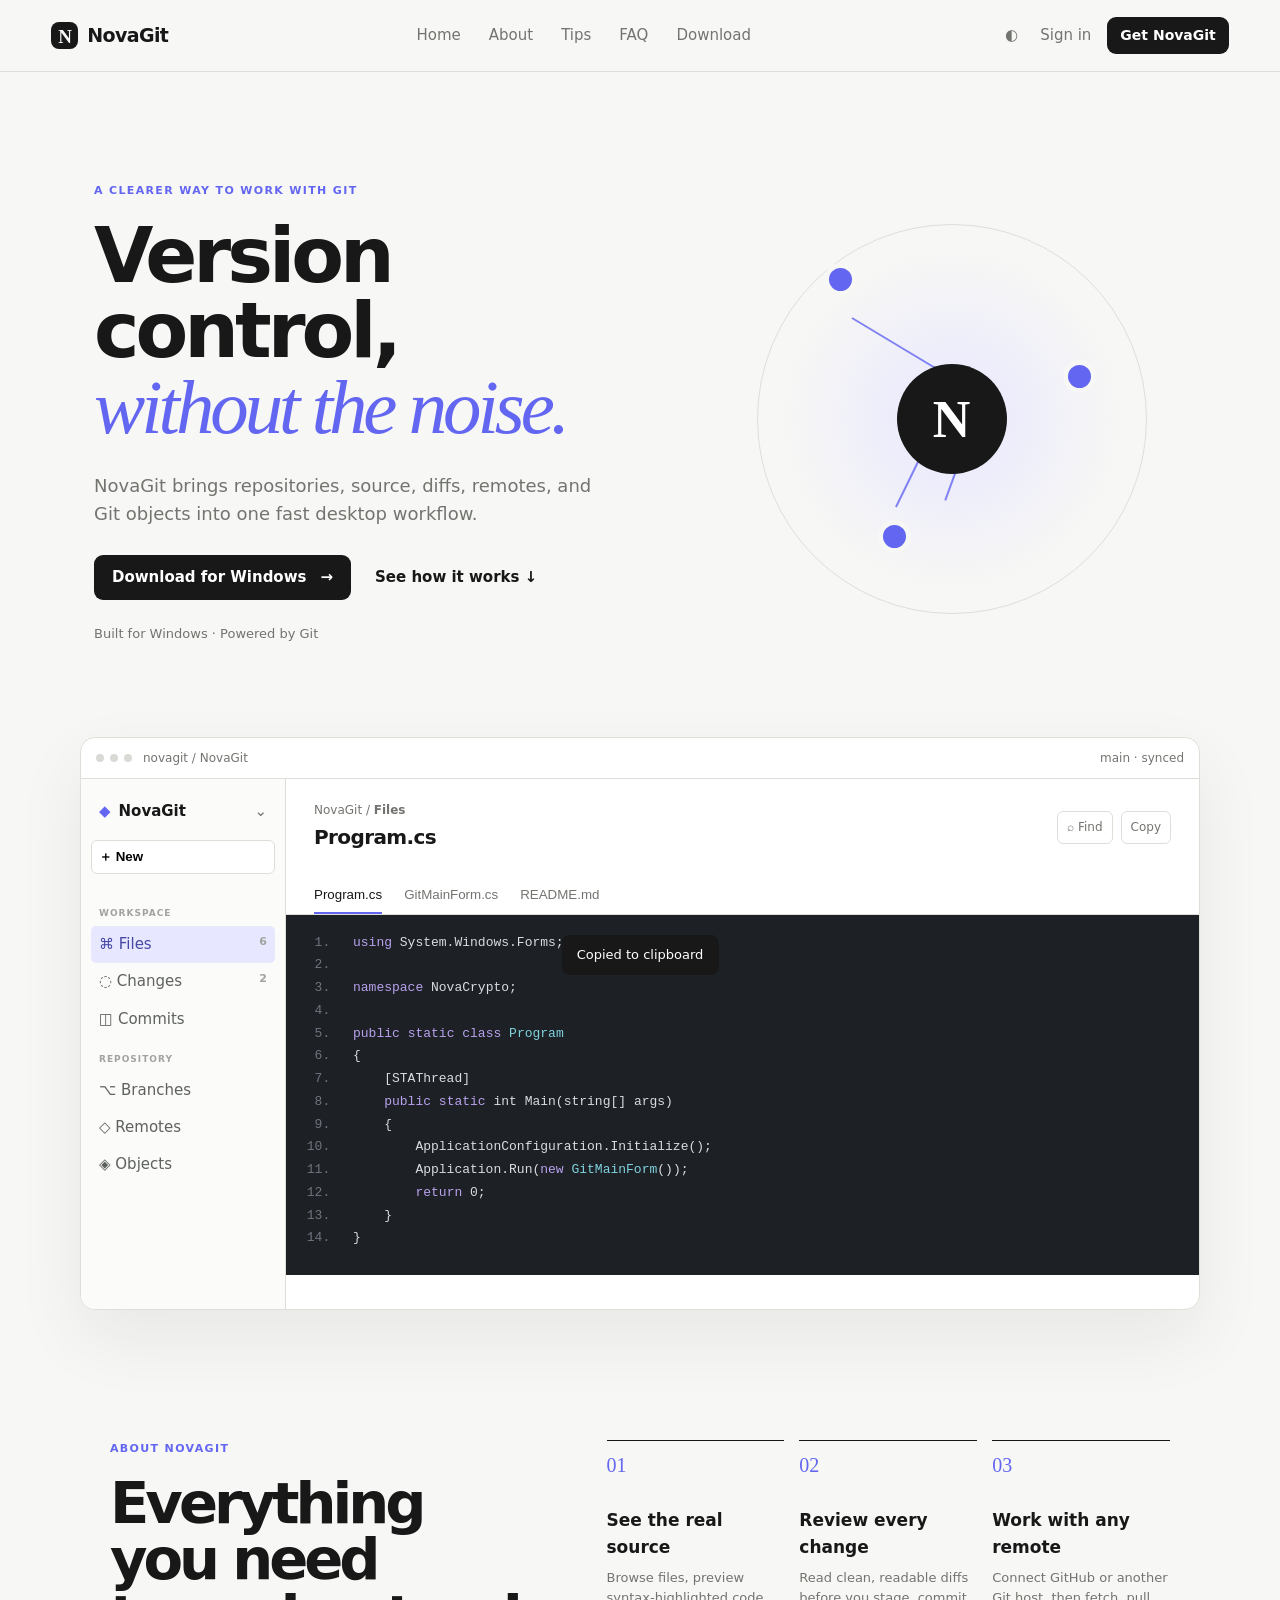
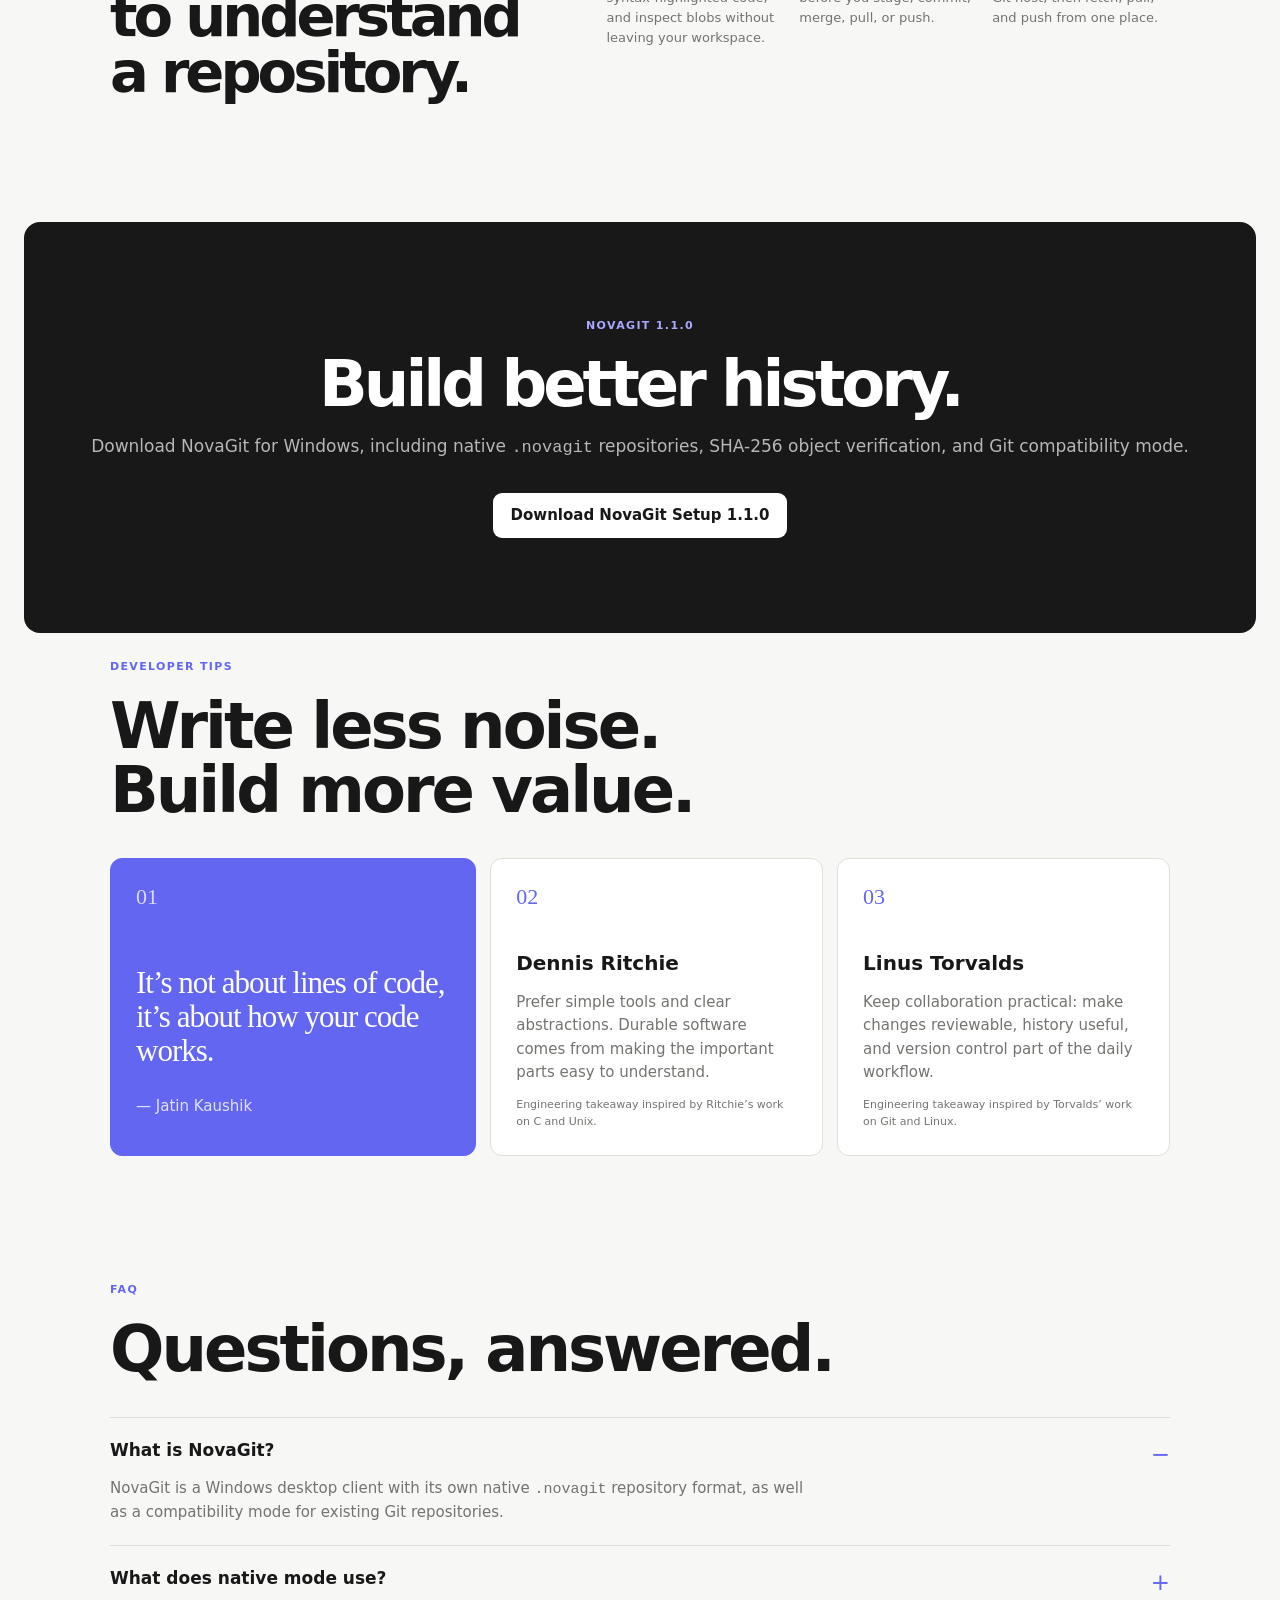
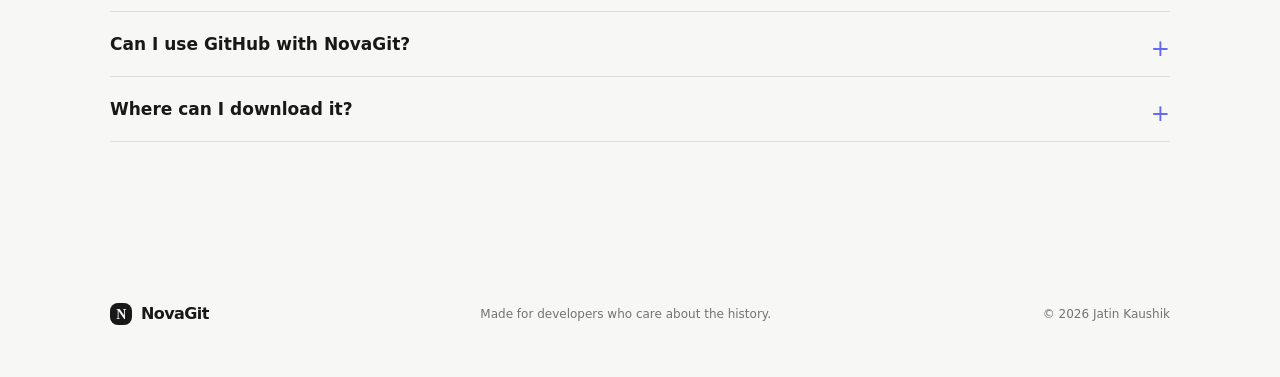
<file: index.html>
<!doctype html>
<html lang="en">
<head>
  <meta charset="utf-8">
  <meta name="viewport" content="width=device-width, initial-scale=1">
  <meta name="description" content="NovaGit — a modern Git desktop client and developer workspace.">
  <title>NovaGit · Source control, clearly</title>
  <link rel="stylesheet" href="styles.css">
  <link rel="stylesheet" href="enhancements.css">
</head>
<body>
  <header class="topbar">
    <a class="brand" href="#home" aria-label="NovaGit home"><span class="brand-mark">N</span><span>NovaGit</span></a>
    <nav aria-label="Main navigation"><a href="#home">Home</a><a href="#about">About</a><a href="#tips">Tips</a><a href="#faq">FAQ</a><a href="#download">Download</a></nav>
    <div class="header-actions"><button class="icon-button" id="theme-toggle" aria-label="Toggle colour theme">◐</button><a class="sign-in" href="#signin">Sign in</a><a class="button compact" href="#download">Get NovaGit</a></div>
  </header>

  <main id="home">
    <section class="hero reveal">
      <div class="hero-copy">
        <p class="eyebrow">A clearer way to work with Git</p>
        <h1>Version control,<br><em>without the noise.</em></h1>
        <p class="lead">NovaGit brings repositories, source, diffs, remotes, and Git objects into one fast desktop workflow.</p>
        <div class="hero-actions"><a class="button" href="#download">Download for Windows <span>→</span></a><a class="text-link" href="#product">See how it works <span>↓</span></a></div>
        <p class="platform-note">Built for Windows · Powered by Git</p>
      </div>
      <div class="hero-orbit" aria-hidden="true"><span class="node node-a"></span><span class="node node-b"></span><span class="node node-c"></span><span class="orbit-line line-a"></span><span class="orbit-line line-b"></span><span class="orbit-line line-c"></span><div class="core">N</div></div>
    </section>

    <section class="workspace reveal" id="product" aria-label="NovaGit repository preview">
      <div class="window-bar"><div class="traffic"><i></i><i></i><i></i></div><span>novagit / NovaGit</span><span class="window-status">main · synced</span></div>
      <div class="app-shell">
        <aside class="sidebar"><div class="repo-title"><span class="repo-icon">◆</span><strong>NovaGit</strong><span class="chevron">⌄</span></div><button class="new-button">＋ New</button><p class="side-label">WORKSPACE</p><button class="side-item active" data-panel="files">⌘ Files <b>6</b></button><button class="side-item" data-panel="changes">◌ Changes <b>2</b></button><button class="side-item" data-panel="commits">◫ Commits</button><p class="side-label">REPOSITORY</p><button class="side-item">⌥ Branches</button><button class="side-item">◇ Remotes</button><button class="side-item">◈ Objects</button></aside>
        <section class="content">
          <div class="content-head"><div><p class="crumb">NovaGit / <strong id="view-label">Files</strong></p><h2 id="file-title">Program.cs</h2></div><div class="content-actions"><button class="ghost">⌕ Find</button><button class="ghost" id="copy-button">Copy</button></div></div>
          <div class="file-tabs"><button class="file-tab active" data-file="program">Program.cs</button><button class="file-tab" data-file="form">GitMainForm.cs</button><button class="file-tab" data-file="readme">README.md</button></div>
          <div class="code-wrap" id="code-panel"><ol class="code" id="code-lines"></ol></div>
          <div class="changes-panel hidden" id="changes-panel"><div class="change-summary"><strong>2 changes</strong><span>Working tree</span></div><article><span class="status modified">M</span><div><strong>GitMainForm.cs</strong><small>Source preview and remote menu</small></div><button class="small-button" data-diff="form">View diff</button></article><article><span class="status added">A</span><div><strong>GitCli.cs</strong><small>CLI companion commands</small></div><button class="small-button" data-diff="cli">View diff</button></article></div>
          <div class="commits-panel hidden" id="commits-panel"><article><span class="commit-dot"></span><div><strong>Add GitHub remote workflow</strong><small>Jatin Kaushik · 2 minutes ago</small></div><code>9f1a2d7</code></article><article><span class="commit-dot"></span><div><strong>Improve source viewer</strong><small>Jatin Kaushik · 1 hour ago</small></div><code>7d73c81</code></article><article><span class="commit-dot"></span><div><strong>Initial NovaGit desktop client</strong><small>Jatin Kaushik · yesterday</small></div><code>2a41f0b</code></article></div>
        </section>
      </div>
    </section>

    <section class="features reveal" id="about"><div><p class="eyebrow">About NovaGit</p><h2>Everything you need<br>to understand a repository.</h2></div><div class="feature-grid"><article><span>01</span><h3>See the real source</h3><p>Browse files, preview syntax-highlighted code, and inspect blobs without leaving your workspace.</p></article><article><span>02</span><h3>Review every change</h3><p>Read clean, readable diffs before you stage, commit, merge, pull, or push.</p></article><article><span>03</span><h3>Work with any remote</h3><p>Connect GitHub or another Git host, then fetch, pull, and push from one place.</p></article></div></section>

    <section class="download" id="download"><p class="eyebrow">NovaGit 1.1.0</p><h2>Build better history.</h2><p>Download NovaGit for Windows, including native <code>.novagit</code> repositories, SHA-256 object verification, and Git compatibility mode.</p><a class="button light" href="downloads/NovaGit-Setup-1.1.0.exe" download>Download NovaGit Setup 1.1.0</a></section>
    <section class="tips reveal" id="tips"><div class="section-heading"><p class="eyebrow">Developer tips</p><h2>Write less noise.<br>Build more value.</h2></div><div class="tip-grid"><article class="tip-card featured"><span class="tip-index">01</span><blockquote>It’s not about lines of code, it’s about how your code works.</blockquote><p>— Jatin Kaushik</p></article><article class="tip-card"><span class="tip-index">02</span><h3>Dennis Ritchie</h3><p>Prefer simple tools and clear abstractions. Durable software comes from making the important parts easy to understand.</p><small>Engineering takeaway inspired by Ritchie’s work on C and Unix.</small></article><article class="tip-card"><span class="tip-index">03</span><h3>Linus Torvalds</h3><p>Keep collaboration practical: make changes reviewable, history useful, and version control part of the daily workflow.</p><small>Engineering takeaway inspired by Torvalds’ work on Git and Linux.</small></article></div></section>
    <section class="faq reveal" id="faq"><div class="section-heading"><p class="eyebrow">FAQ</p><h2>Questions, answered.</h2></div><div class="faq-list"><details open><summary>What is NovaGit?</summary><p>NovaGit is a Windows desktop client with its own native <code>.novagit</code> repository format, as well as a compatibility mode for existing Git repositories.</p></details><details><summary>What does native mode use?</summary><p>Native NovaGit repositories use SHA-256 IDs and compressed blob, tree, and commit objects. They include editable <code>.novaignore</code> and <code>.novaattributes</code> files.</p></details><details><summary>Can I use GitHub with NovaGit?</summary><p>GitHub uses Git's format and protocol, so use NovaGit's Git compatibility mode for GitHub remotes.</p></details><details><summary>Where can I download it?</summary><p>Use the Download section above to get NovaGit Setup 1.1.0 for Windows.</p></details></div></section>
  </main>
  <footer><a class="brand" href="#home"><span class="brand-mark">N</span><span>NovaGit</span></a><p>Made for developers who care about the history.</p><span>© 2026 Jatin Kaushik</span></footer>
  <div class="toast" id="toast" role="status">Copied to clipboard</div>
  <script src="app.js"></script>
</body>
</html>
</file>
<file: styles.css>
:root{--bg:#f7f7f5;--ink:#171817;--muted:#72756f;--line:#dedfd9;--paper:#fff;--accent:#6366f1;--accent-soft:#e7e7ff;--code:#1d2024;--code-ink:#d9dce1;--green:#51a673;--red:#cf6565}*{box-sizing:border-box}html{scroll-behavior:smooth}body{margin:0;background:var(--bg);color:var(--ink);font:15px/1.55 Inter,ui-sans-serif,system-ui,-apple-system,"Segoe UI",sans-serif}.topbar{height:72px;padding:0 max(4vw,28px);display:flex;align-items:center;justify-content:space-between;border-bottom:1px solid var(--line);background:color-mix(in srgb,var(--bg) 90%,transparent);position:sticky;top:0;z-index:5;backdrop-filter:blur(12px)}.brand{display:inline-flex;align-items:center;gap:9px;color:var(--ink);font-size:19px;font-weight:750;text-decoration:none;letter-spacing:-.6px}.brand-mark{display:grid;place-items:center;width:27px;height:27px;border-radius:8px;background:var(--ink);color:var(--bg);font-family:Georgia,serif;font-weight:800}.topbar nav{display:flex;gap:28px}.topbar nav a,.sign-in{color:var(--muted);text-decoration:none}.topbar nav a:hover,.sign-in:hover{color:var(--ink)}.header-actions{display:flex;align-items:center;gap:16px}.icon-button,.ghost{border:0;background:transparent;color:var(--muted);cursor:pointer;font:inherit}.button{display:inline-flex;gap:14px;align-items:center;padding:11px 18px;border-radius:9px;background:var(--ink);color:#fff;text-decoration:none;font-weight:650;transition:transform .2s,background .2s}.button:hover{transform:translateY(-2px);background:var(--accent)}.compact{padding:8px 13px;font-size:14px}.hero{min-height:620px;max-width:1180px;margin:auto;padding:110px 44px 80px;display:grid;grid-template-columns:1.1fr .9fr;align-items:center;gap:50px}.eyebrow{font-size:11px;font-weight:800;letter-spacing:1.35px;text-transform:uppercase;color:var(--accent);margin:0 0 19px}.hero h1,.features h2,.download h2{font-size:clamp(48px,6vw,82px);line-height:.98;letter-spacing:-4px;margin:0}.hero h1 em{font-family:Georgia,serif;font-weight:400;color:var(--accent)}.lead{color:var(--muted);font-size:18px;max-width:515px;margin:27px 0}.hero-actions{display:flex;align-items:center;gap:24px}.text-link{color:var(--ink);font-weight:650;text-decoration:none}.platform-note{margin-top:24px;color:var(--muted);font-size:13px}.hero-orbit{width:min(390px,75vw);aspect-ratio:1;position:relative;justify-self:center;border:1px solid var(--line);border-radius:50%;background:radial-gradient(circle,var(--accent-soft),transparent 62%)}.core,.node{position:absolute;display:grid;place-items:center;border-radius:50%;z-index:2}.core{width:110px;height:110px;inset:0;margin:auto;background:var(--ink);color:white;font:bold 52px Georgia}.node{width:33px;height:33px;background:var(--accent);border:5px solid var(--bg)}.node-a{top:38px;left:66px}.node-b{right:50px;top:135px}.node-c{bottom:60px;left:120px}.orbit-line{position:absolute;height:2px;background:var(--accent);transform-origin:left center;opacity:.8}.line-a{width:150px;top:92px;left:94px;transform:rotate(31deg)}.line-b{width:125px;top:157px;left:230px;transform:rotate(110deg)}.line-c{width:130px;top:281px;left:138px;transform:rotate(-64deg)}.workspace{max-width:1120px;margin:0 auto 130px;border:1px solid var(--line);border-radius:15px;overflow:hidden;background:var(--paper);box-shadow:0 28px 70px #20202012}.window-bar{height:41px;display:flex;align-items:center;gap:11px;padding:0 15px;border-bottom:1px solid var(--line);font-size:12px;color:var(--muted)}.traffic{display:flex;gap:6px}.traffic i{display:block;width:8px;height:8px;border-radius:50%;background:#d9dad5}.window-status{margin-left:auto}.app-shell{display:grid;grid-template-columns:205px 1fr;min-height:530px}.sidebar{padding:14px 10px;border-right:1px solid var(--line);background:#fbfbfa}.repo-title{display:flex;align-items:center;gap:8px;padding:7px 8px}.repo-icon{color:var(--accent)}.chevron{margin-left:auto;color:var(--muted)}.new-button{width:100%;margin:10px 0 18px;padding:7px;border:1px solid var(--line);border-radius:6px;background:white;text-align:left;font-weight:650}.side-label{font-size:9px;font-weight:800;letter-spacing:1px;color:#a1a39f;padding:0 8px;margin:15px 0 5px}.side-item{width:100%;padding:7px 8px;text-align:left;border:0;background:transparent;border-radius:5px;color:#5e625c;cursor:pointer;font:inherit}.side-item b{float:right;font-size:11px;color:#a1a39f}.side-item:hover,.side-item.active{background:var(--accent-soft);color:#4647a6}.content-head{min-height:95px;padding:22px 28px;display:flex;justify-content:space-between;align-items:center}.crumb{margin:0;color:var(--muted);font-size:12px}.content h2{font-size:20px;letter-spacing:-.6px;margin:2px 0}.content-actions{display:flex;gap:8px}.ghost{border:1px solid var(--line);padding:6px 9px;border-radius:6px;font-size:12px}.file-tabs{padding:0 28px;border-bottom:1px solid var(--line);display:flex;gap:22px}.file-tab{border:0;background:transparent;padding:10px 0;color:var(--muted);cursor:pointer;font:600 12px inherit;border-bottom:2px solid transparent}.file-tab.active{color:var(--ink);border-color:var(--accent)}.code-wrap{background:var(--code);overflow:auto;min-height:360px}.code{margin:0;padding:17px 0 17px 52px;color:var(--code-ink);font:13px/1.75 "Cascadia Code","SFMono-Regular",Consolas,monospace;counter-reset:item}.code li{padding-left:15px;white-space:pre}.code li::marker{color:#6f7580}.key{color:#b9a2ef}.type{color:#7fd3e0}.string{color:#c9d58d}.comment{color:#758173}.diff-add{color:#a6d8ac;background:#22432d}.diff-remove{color:#f1a4a4;background:#4a282b}.diff-head{color:#81c7ed}.hidden{display:none}.changes-panel,.commits-panel{padding:12px 28px}.change-summary{display:flex;justify-content:space-between;color:var(--muted);font-size:12px;padding:8px 0 14px}.changes-panel article,.commits-panel article{display:flex;align-items:center;gap:12px;border-top:1px solid var(--line);padding:16px 0}.changes-panel article div,.commits-panel article div{display:grid;flex:1}.changes-panel small,.commits-panel small{color:var(--muted)}.status{display:grid;place-items:center;width:22px;height:22px;border-radius:5px;font-size:11px;font-weight:800}.modified{background:#fff1d5;color:#a66a0d}.added{background:#dff3e4;color:#277847}.small-button{border:1px solid var(--line);background:white;border-radius:5px;padding:5px 9px;cursor:pointer}.commit-dot{height:10px;width:10px;border:2px solid var(--accent);border-radius:50%}.commits-panel code{color:var(--muted);font-size:12px}.features{max-width:1120px;margin:0 auto 120px;padding:0 30px;display:grid;grid-template-columns:.85fr 1.15fr;gap:80px}.features h2{font-size:clamp(34px,4.5vw,58px)}.feature-grid{display:grid;grid-template-columns:repeat(3,1fr);gap:15px}.feature-grid article{border-top:1px solid var(--ink);padding-top:13px}.feature-grid span{font:20px Georgia;color:var(--accent)}.feature-grid h3{font-size:17px;margin:28px 0 8px}.feature-grid p{color:var(--muted);font-size:13px;margin:0}.download{margin:0 24px 25px;padding:95px 30px;text-align:center;border-radius:16px;background:var(--ink);color:#fff}.download .eyebrow{color:#a8a9ff}.download h2{font-size:clamp(43px,5vw,69px)}.download>p:not(.eyebrow){color:#b5b8b6;font-size:17px}.light{margin-top:15px;background:#fff;color:var(--ink)}.light:hover{background:var(--accent-soft);color:var(--ink)}footer{max-width:1120px;margin:auto;padding:26px 30px 44px;display:flex;justify-content:space-between;align-items:center;color:var(--muted);font-size:12px}footer .brand{font-size:16px}footer .brand-mark{width:22px;height:22px;font-size:14px}.toast{position:fixed;bottom:25px;left:50%;transform:translate(-50%,100px);background:var(--ink);color:#fff;padding:10px 15px;border-radius:8px;font-size:13px;transition:transform .25s}.toast.visible{transform:translate(-50%,0)}body.dark{--bg:#121314;--ink:#f0f1ee;--muted:#a4a8a2;--line:#30332f;--paper:#1a1c1b;--accent-soft:#29294e}body.dark .sidebar{background:#191b1a}body.dark .new-button,body.dark .small-button{background:#242625;color:var(--ink)}@media(max-width:760px){.topbar nav,.sign-in{display:none}.topbar{padding:0 18px}.hero{grid-template-columns:1fr;padding:72px 25px}.hero-orbit{display:none}.app-shell{grid-template-columns:1fr}.sidebar{display:none}.workspace{margin:0 14px 80px}.content-head{padding:17px}.file-tabs{padding:0 17px;gap:12px;overflow:auto}.features{grid-template-columns:1fr;gap:35px;padding:0 25px}.feature-grid{grid-template-columns:1fr}.download{padding:72px 24px}footer{flex-direction:column;gap:13px}.header-actions{gap:9px}.code{font-size:11px}}
</file>
<file: enhancements.css>
.section-heading{max-width:1120px;margin:0 auto 36px;padding:0 30px}.section-heading h2{font-size:clamp(38px,5vw,64px);line-height:1;letter-spacing:-3px;margin:0}.tips{margin:0 auto 125px}.tip-grid{max-width:1120px;margin:auto;padding:0 30px;display:grid;grid-template-columns:1.1fr 1fr 1fr;gap:14px}.tip-card{min-height:275px;padding:25px;border:1px solid var(--line);border-radius:12px;background:var(--paper);display:flex;flex-direction:column}.tip-card.featured{background:var(--accent);color:#fff;border-color:var(--accent)}.tip-index{font:22px Georgia;color:var(--accent)}.featured .tip-index{color:#dadaff}.tip-card blockquote{font:31px/1.1 Georgia,serif;letter-spacing:-1px;margin:auto 0 15px}.tip-card p{color:var(--muted);margin:12px 0}.featured p{color:#e2e2ff}.tip-card h3{font-size:20px;margin:38px 0 0}.tip-card small{color:var(--muted);font-size:11px;margin-top:auto}.faq{max-width:1120px;margin:0 auto 125px}.faq-list{margin:0 30px;border-top:1px solid var(--line)}details{border-bottom:1px solid var(--line);padding:19px 0}summary{font-size:17px;font-weight:700;cursor:pointer;list-style:none}summary::after{content:'+';float:right;color:var(--accent);font-size:23px;font-weight:400}details[open] summary::after{content:'−'}details p{max-width:700px;color:var(--muted);margin:13px 0 2px}.reveal{opacity:0;transform:translateY(28px);transition:opacity .7s ease,transform .7s ease}.reveal.visible{opacity:1;transform:none}.hero.reveal{transition-delay:.05s}.hero-orbit{animation:float 6s ease-in-out infinite}.node{animation:pulse 2.8s ease-in-out infinite}.node-b{animation-delay:.7s}.node-c{animation-delay:1.3s}@keyframes float{50%{transform:translateY(-12px)}}@keyframes pulse{50%{box-shadow:0 0 0 11px #6366f120}}@media(max-width:760px){.tip-grid{grid-template-columns:1fr}.faq{margin-bottom:80px}.section-heading{padding:0 25px}}
</file>
